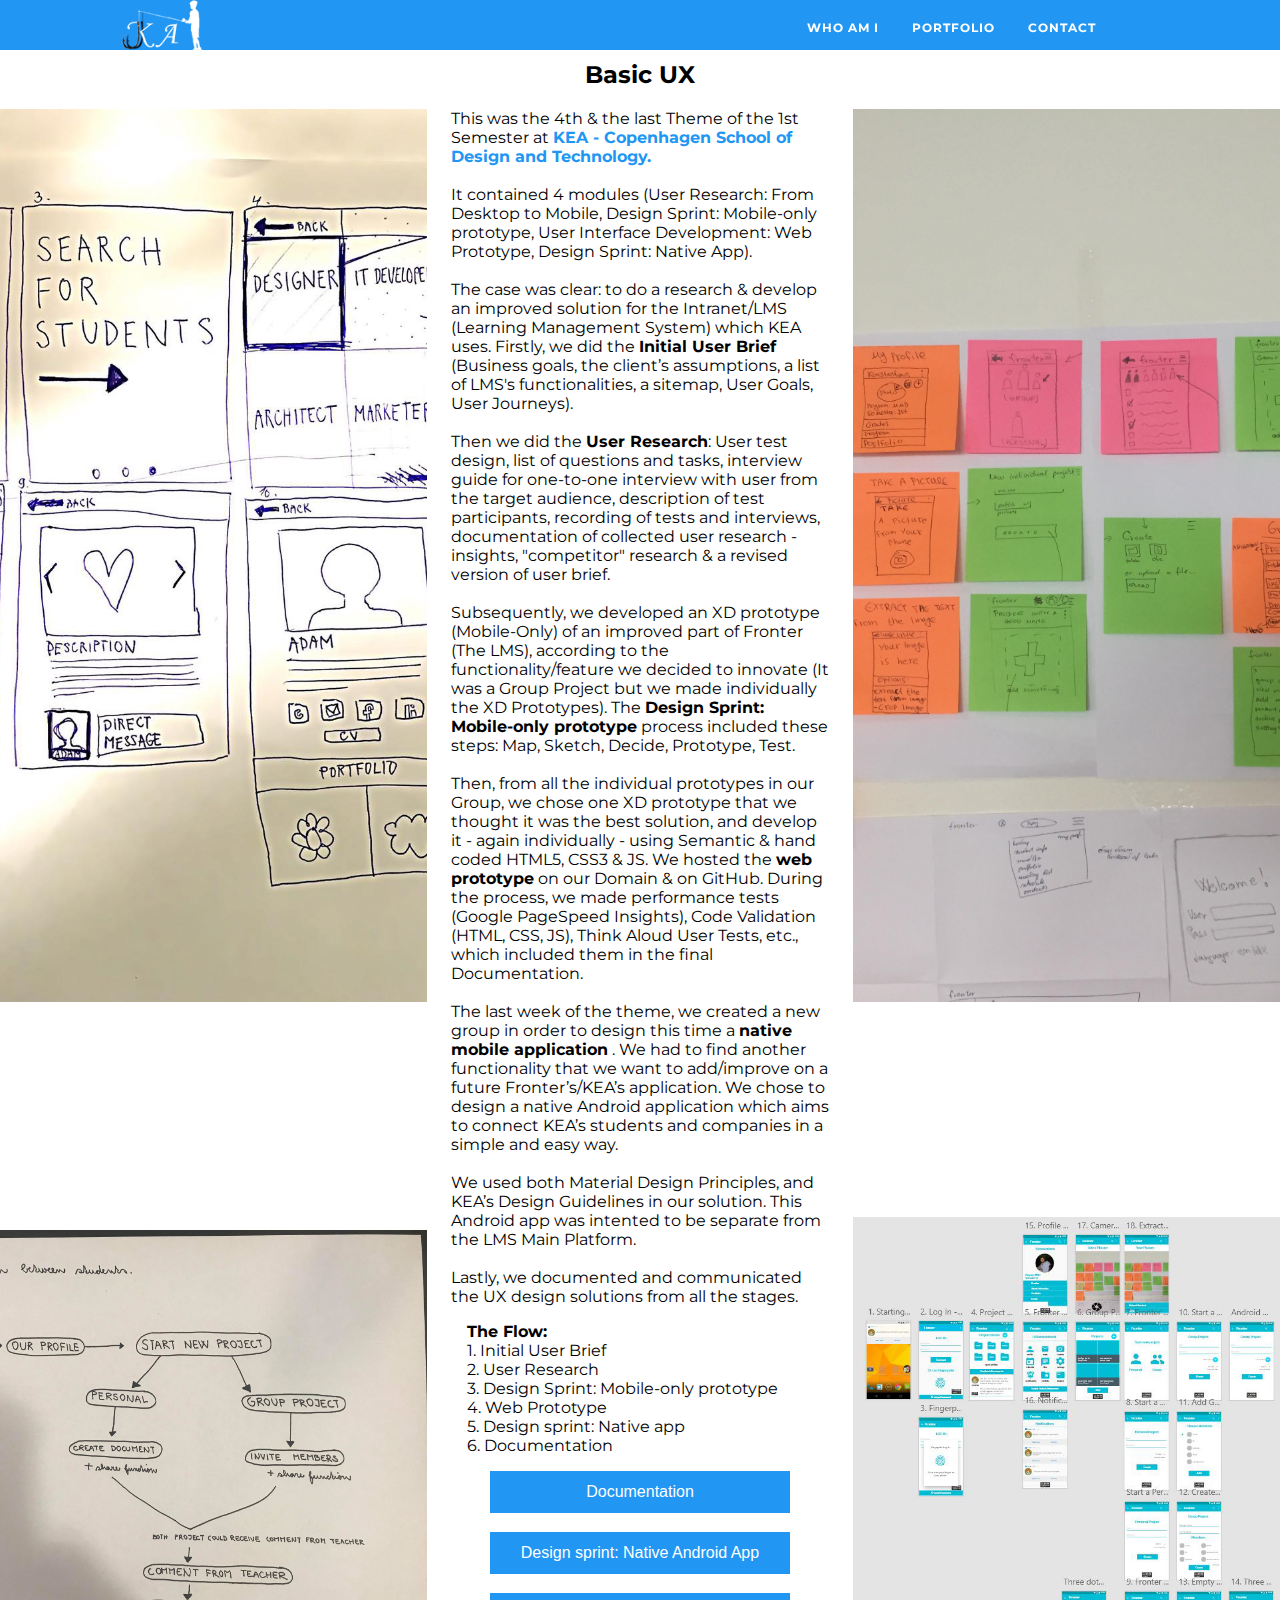
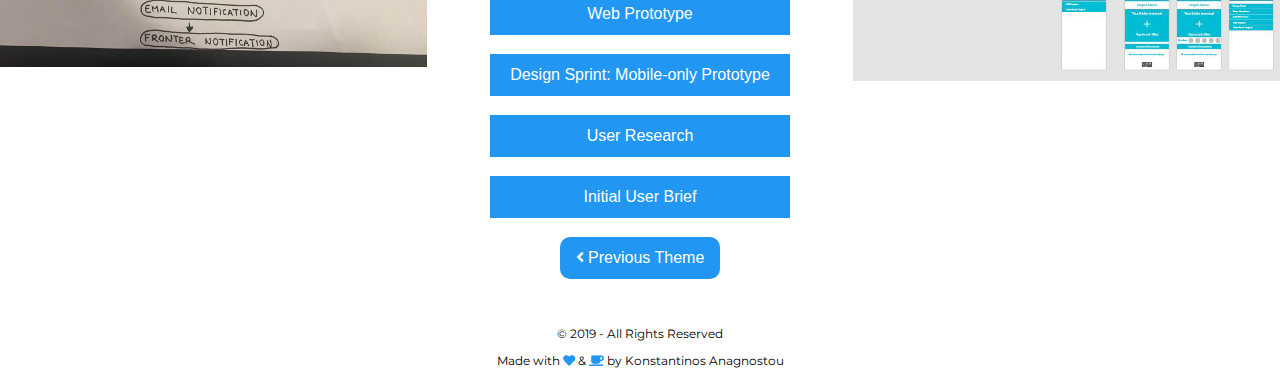
<file: basic_ux.html>
<!DOCTYPE html>
<html lang="en">
<!-- The Head of the Basic UX Page with Meta Tags & Title -->

<head>
    <meta charset="utf-8">
    <meta name="viewport" content="width=device-width, initial-scale=1.0">
    <title>Basic UX Page - Konstantinos Anagnostou - Student of Multimedia Design & Communication KEA (Copenhagen)</title>
    <meta name="description" content="This is the Personal Website of Konstantinos Anagnostou (Multimedia Designer & Web-Android Developer) from Greece.">
    <meta name="title" content="Personal Website of Konstantinos Anagnostou">
    <link href="css/portfolio.css" rel="stylesheet">
    <link rel="icon" type="image/png" href="images/favicon.png" sizes="32x32">
    <!-- Montserrat Google Web Fonts -->
    <link href="https://fonts.googleapis.com/css?family=Montserrat" rel="stylesheet">
    <!-- Font Awesome Icons -->
    <link rel="stylesheet" href="https://use.fontawesome.com/releases/v5.6.3/css/all.css">

</head>

<!-- The body of the Basic User Experience Page -->

<body>
    <!-- The Main Grid CSS Layout for the Basic UX Page -->
    <div id="theme-grid">

        <!-- The header area -->
        <header id="header">

            <!-- The Navigation Bar / Menu -->
            <nav id="navbar" class="navbarbox">
                <!-- Logo with a link to the Home Page -->
                <a href="index.html"><img src="images/logo-ka.png" id="logo" class="centered" alt="The logo of Konstantinos Anagnostou Website"></a>

                <div class="nav-wrapper">
                    <!-- Navbar Links -->
                    <ul>
                        <li><a href="profile.html">Who am I</a></li>
                        <li><a href="portfolio.html">Portfolio</a></li>
                        <li><a href="contact.html">Contact</a></li>
                    </ul>
                </div>
            </nav>
        </header>

        <!-- Menu Icon -->
        <div class="menuIcon">
            <span class="icon icon-bars"></span>
            <span class="icon icon-bars overlay"></span>
        </div>

        <!-- Overlay Menu -->
        <div class="overlay-menu">
            <ul>
                <li><a href="profile.html">Who am I</a></li>
                <li><a href="portfolio.html">Portfolio</a></li>
                <li><a href="contact.html">Contact</a></li>
            </ul>
        </div>

        <!-- The Main Content of the Basic UX Page -->
        <main id="ux-main">

            <!-- Main Title -->
            <h1 id="theme-title">Basic UX</h1>

            <!-- Basic UX Image 1-->
            <section id="ux-image-1">

            </section>

            <!-- Basic UX Image 2 -->
            <section id="ux-image-2">

            </section>

            <!-- Basic UX - Theme Description -->
            <section id="theme-description">
                <p class="description">This was the 4th & the last Theme of the 1st Semester at <a href="https://kea.dk/" target="_blank">KEA
                        - Copenhagen School of Design and Technology.</a><br><br>
                    It contained 4 modules (User Research: From Desktop to Mobile, Design Sprint: Mobile-only prototype, 
                    User Interface Development: Web Prototype, Design Sprint: Native App).<br><br>

                    The case was clear: to do a research & develop an improved solution for the Intranet/LMS (Learning Management System) which KEA uses. 
                    Firstly, we did the <b>Initial User Brief</b> (Business goals, the client’s assumptions, a list of LMS's functionalities, a sitemap, 
                    User Goals, User Journeys).<br><br>
                    Then we did the <b>User Research</b>: User test design, list of questions and tasks, interview guide for one-to-one interview 
                    with user from the target audience, description of test participants, recording of tests and interviews, 
                    documentation of collected user research - insights, "competitor" research & a revised version of user brief.<br><br>

                    Subsequently, we developed an XD prototype (Mobile-Only) of an improved part of Fronter (The LMS), 
                    according to the functionality/feature we decided to innovate (It was a Group Project but we made individually the XD Prototypes). 
                    The <b>Design Sprint: Mobile-only prototype</b> process included these steps: Map, Sketch, Decide, Prototype, Test.<br><br>

                    Then, from all the individual prototypes in our Group, we chose one XD prototype that we thought it was the best solution, 
                    and develop it - again individually - using Semantic & hand coded HTML5, CSS3 & JS. We hosted the <b>web prototype</b> on our Domain & on GitHub. 
                    During the process, we made performance tests (Google PageSpeed Insights), Code Validation (HTML, CSS, JS), Think Aloud User Tests, etc., which 
                    included them in the final Documentation.<br><br>

                    The last week of the theme, we created a new group in order to design this time a <b>native mobile application</b> . We had to find another functionality that we want
                    to add/improve on a future Fronter’s/KEA’s application. We chose to design a native Android application which aims 
                    to connect KEA’s students and companies in a simple and easy way. <br><br>
                    We used both Material Design Principles, and KEA’s Design Guidelines in our solution. This Android app was intented to be separate from the LMS Main Platform.
                    <br><br>
                    Lastly, we documented and communicated the UX design solutions from all the stages.</p>
                    <ul id="flow">
                        <li><strong>The Flow:</strong></li>
                        <li>1. Initial User Brief</li>
                        <li>2. User Research</li>
                        <li>3. Design Sprint: Mobile-only prototype </li>
                        <li>4. Web Prototype</li>
                        <li>5. Design sprint: Native app</li>
                        <li>6. Documentation</li>
                    </ul>
               
               

                <!-- The Button's / Links Using JavaScript and the onclick() function/method -->
                <p class="buttons-container">
                    <button onclick="window.open('https://drive.google.com/file/d/1g6K0p4ICisYshDx8gD9qjZsRTOcBJw_f/view?usp=sharing', '_blank');">Documentation</button><br><br>
                    <button onclick="window.open('https://xd.adobe.com/view/db99b92a-b032-4e10-6184-1f05c396f568-ada8/', '_blank');">Design sprint: Native Android App</button><br><br>
                    <button onclick="window.open('http://konstantinos-anagnostou.com/web_prototype/login.html', '_blank');">Web Prototype</button><br><br>
                    <button onclick="window.open('https://xd.adobe.com/view/afff6179-9948-4955-5f5e-264b6172494d-d9ce/', '_blank');">Design Sprint: Mobile-only Prototype</button><br><br>
                    <button onclick="window.open('https://drive.google.com/file/d/1szNhpWBzClWeWqUSJG7H10hdkusxx6pD/view?usp=sharing', '_blank');">User Research</button><br><br>
                    <button onclick="window.open('https://drive.google.com/file/d/1vu5JXSg6dH89CGb9zbibxHqM_0MJn1C9/view?usp=sharing', '_blank');">Initial User Brief</button><br><br>
                    
                    <!-- The Previous Button -->
                    <button id="prev" onclick="window.open('http://konstantinos-anagnostou.com/portfolio/kea/basic_animation.html', '_self');"> <i class="fas fa-angle-left"></i> Previous Theme
                    </button>
                </p>
            </section>

            <!-- Basic UX Image 3 -->
            <section id="ux-image-3">

            </section>

            <!-- Basic UX Image 4 -->
            <section id="ux-image-4">

            </section>


        </main>

        <!-- The Footer of the Website -->
        <footer id="footer">
            <br>
            <p class="copyright">&copy; 2019 - All Rights Reserved</p>
            <p class="copyright">Made with <i class="fas fa-heart"></i> & <i class="fas fa-coffee"></i> by Konstantinos
                Anagnostou<br></p>
        </footer>
    </div>

    <!-- The JS for the menu -->
    <script src="js/menu.js"></script>

</body>

</html>
</file>
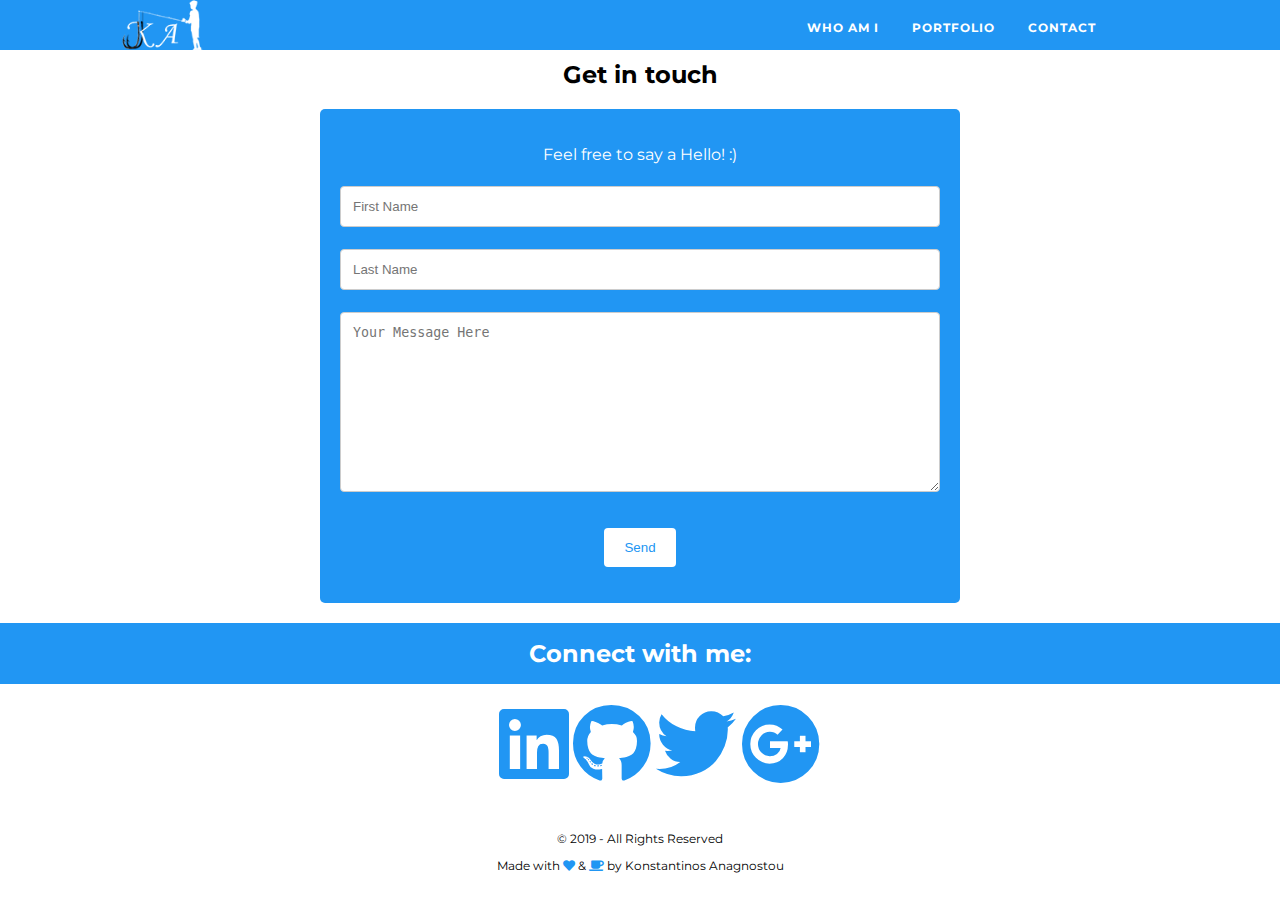
<file: contact.html>
<!DOCTYPE html>
<html lang="en">
<!-- The Head of the Profile (About Me) Page with Meta Tags & Title -->

<head>
    <meta charset="utf-8">
    <meta name="viewport" content="width=device-width, initial-scale=1.0">
    <title>Who am I Page - Konstantinos Anagnostou - Student of Multimedia Design & Communication KEA (Copenhagen)</title>
    <meta name="description" content="This is the Personal Website of Konstantinos Anagnostou (Multimedia Designer & Web-Android Developer) from Greece.">
    <meta name="title" content="Personal Website of Konstantinos Anagnostou">
    <link href="css/portfolio.css" rel="stylesheet">
    <link rel="icon" type="image/png" href="images/favicon.png" sizes="32x32">
    <!-- Montserrat Google Web Fonts -->
    <link href="https://fonts.googleapis.com/css?family=Montserrat" rel="stylesheet">
    <!-- Font Awesome Icons -->
    <link rel="stylesheet" href="https://use.fontawesome.com/releases/v5.6.3/css/all.css">

</head>

<!-- The body of the Profile (About Me) Page -->

<body>
   

        <!-- The header area -->
        <header id="header">

            <!-- The Navigation Bar / Menu -->
            <nav id="navbar" class="navbarbox">
                <!-- Logo with a link to the Home Page -->
                <a href="index.html"><img src="images/logo-ka.png" id="logo" class="centered" alt="The logo of Konstantinos Anagnostou Website"></a>

                <div class="nav-wrapper">
                    <!-- Navbar Links -->
                    <ul>
                        <li><a href="profile.html">Who am I</a></li>
                        <li><a href="portfolio.html">Portfolio</a></li>
                        <li><a href="contact.html">Contact</a></li>
                    </ul>
                </div>
            </nav>
        </header>

        <!-- Menu Icon -->
        <div class="menuIcon">
            <span class="icon icon-bars"></span>
            <span class="icon icon-bars overlay"></span>
        </div>

        <!-- Overlay Menu -->
        <div class="overlay-menu">
            <ul>
                <li><a href="profile.html">Who am I</a></li>
                <li><a href="portfolio.html">Portfolio</a></li>
                <li><a href="contact.html">Contact</a></li>
            </ul>
        </div>

        <!-- The Main Content of the Profile Page -->
        <main>

            <!-- Main Title -->
            <h1 id="theme-title">Get in touch</h1>   
            
            
            <!-- The Contact Form Section -->
            <section class="container">
                    <form action="/action_page.php">
                        <p>Feel free to say a Hello! :)</p>
                      <input type="text" id="fname" name="firstname" placeholder="First Name">                  
                
                      <input type="text" id="lname" name="lastname" placeholder="Last Name">

                      <textarea id="subject" name="subject" placeholder="Your Message Here"></textarea>
                  
                     <p><input type="submit" value="Send"></p>
                    </form>
                </section>


                  <h2 class="profile-title">Connect with me:</h2>

                  <ul id="so-me" >
                          <li><a href="https://www.linkedin.com/in/konstantinos-anagnostou-549847131/" target="_blank"><i class="fab fa-linkedin fa-5x"></i></a></li>
                          <li><a href="https://github.com/KostasAnagnostou" target="_blank"><i class="fab fa-github fa-5x"></i> </a></li>
                          <li><a href="https://twitter.com/k_anagnostoy" target="_blank"><i class="fab fa-twitter fa-5x"></i> </a></li>
                          <li><a href="https://plus.google.com/100607781808823768436" target="_blank"><i class="fab fa-google-plus fa-5x"></i></a></li>                       
      </ul>           

        </main>

        <!-- The Footer of the Website -->
        <footer id="footer">
            <br>
            <p class="copyright">&copy; 2019 - All Rights Reserved</p>
            <p class="copyright">Made with <i class="fas fa-heart"></i> & <i class="fas fa-coffee"></i> by Konstantinos
                Anagnostou<br><br></p>
        </footer>
  

    <!-- The JS for the menu -->
    <script src="js/menu.js"></script>

</body>

</html>
</file>
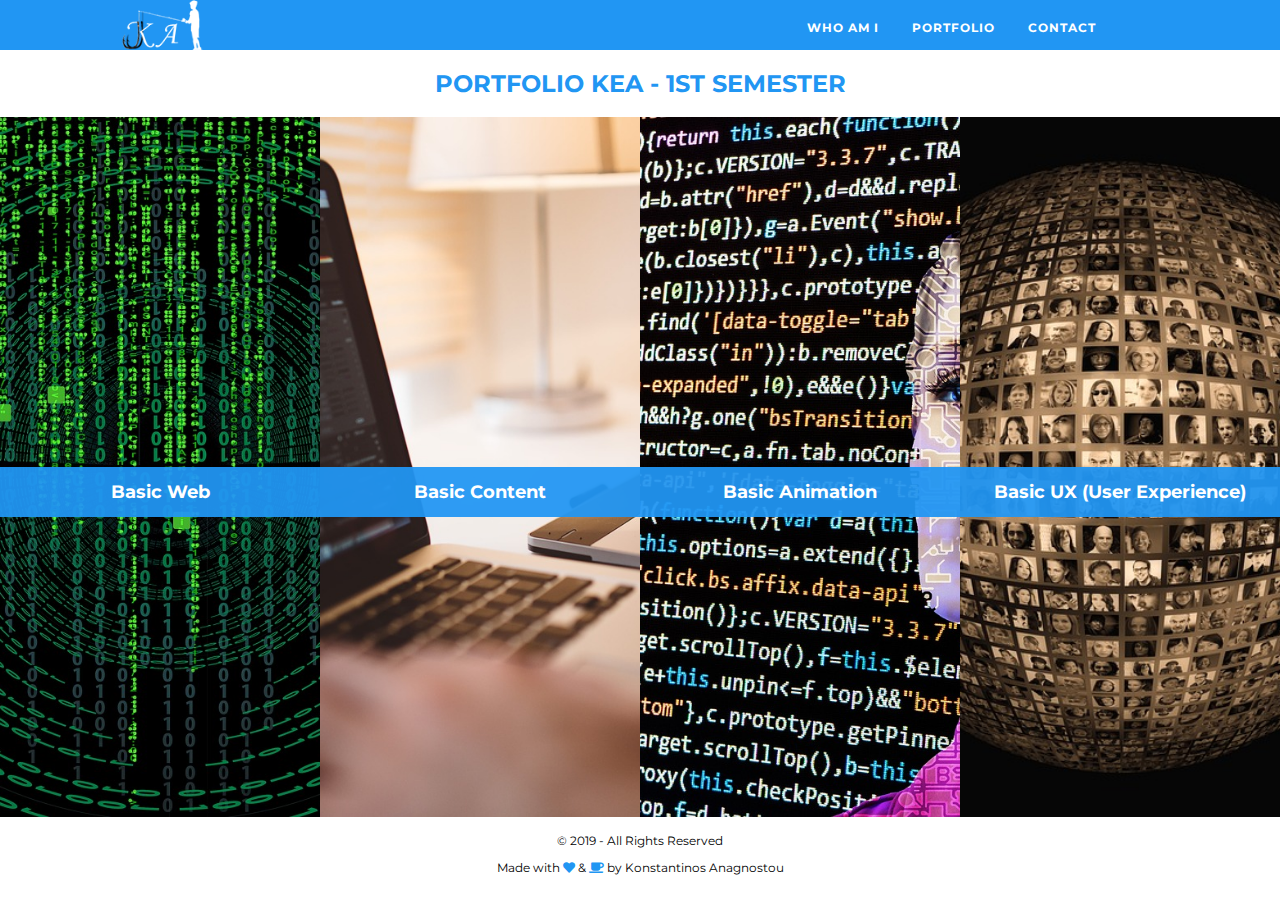
<file: portfolio.html>
<!DOCTYPE html>
<html lang="en">
<!-- The Head of the Home Page with Meta Tags & Title -->

<head>
    <meta charset="utf-8">
    <meta name="viewport" content="width=device-width, initial-scale=1.0">
    <title>Portfolio - Konstantinos Anagnostou - Student of Multimedia Design & Communication KEA (Copenhagen)</title>
    <meta name="description" content="This is the Personal Website of Konstantinos Anagnostou (Multimedia Designer & Web-Android Developer) from Greece.">
    <meta name="title" content="Personal Website of Konstantinos Anagnostou">
    <link href="css/portfolio.css" rel="stylesheet">
    <link rel="icon" type="image/png" href="images/favicon.png" sizes="32x32">
    <!-- Montserrat Google Web Fonts -->
    <link href="https://fonts.googleapis.com/css?family=Montserrat" rel="stylesheet">
    <!-- Font Awesome Icons -->
    <link rel="stylesheet" href="https://use.fontawesome.com/releases/v5.6.3/css/all.css">
    
</head>

<!-- The body of the Home Page -->

<body>
    <!-- The Main Grid CSS Layout for the Home Page (home-grid) -->
    <div id="portfolio-grid">

        <!-- The header area -->
        <header id="header">

            <!-- The Navigation Bar / Menu -->
            <nav id="navbar" class="navbarbox">
                <!-- Logo with a link to the Home Page -->
                <a href="index.html"><img src="images/logo-ka.png" id="logo" class="centered" alt="The logo of Konstantinos Anagnostou Website"></a>

                <div class="nav-wrapper">
                    <!-- Navbar Links -->
                    <ul>
                        <li><a href="profile.html">Who am I</a></li>
                        <li><a href="portfolio.html">Portfolio</a></li>
                        <li><a href="contact.html">Contact</a></li>
                    </ul>
                </div>
            </nav>
        </header>

        <!-- Menu Icon -->
        <div class="menuIcon">
            <span class="icon icon-bars"></span>
            <span class="icon icon-bars overlay"></span>
        </div>
        
        <!-- Overlay Menu -->
        <div class="overlay-menu">            
            <ul>
                <li><a href="profile.html">Who am I</a></li>
                <li><a href="portfolio.html">Portfolio</a></li>
                <li><a href="contact.html">Contact</a></li>
            </ul>
        </div>

        <!-- The Main Content of the Portfolio Page -->
        <main id="portfolio-main">

            <!-- Portfolio Main Title -->
            <h1 id="portfolio-title">Portfolio KEA - 1st Semester</h1>

         <!-- Section Basic Web -->
         <section id="basic-web"> 
             <!-- The Theme Title -->
            <h2>Basic Web</h2>
         </section>

         <!-- Section Basic Content -->
         <section id="basic-content">
              <!-- The Theme Title -->
                <h2>Basic Content</h2>
         </section>

         <!-- Section Basic Animation -->
         <section id="basic-animation">
              <!-- The Theme Title -->
                <h2>Basic Animation</h2>
         </section>

         <!-- Section Basic UX -->
         <section id="basic-ux">
              <!-- The Theme Title -->
                <h2>Basic UX (User Experience)</h2>        
         </section>

        </main>

        <!-- The Footer of the Website -->
        <footer id="footer">
            <p class="copyright">&copy; 2019 - All Rights Reserved</p>
            <p class="copyright">Made with <i class="fas fa-heart"></i> & <i class="fas fa-coffee"></i> by Konstantinos Anagnostou<br></p>
        </footer>
    </div>

    <!-- The JS for the menu -->
    <script src="js/menu.js"></script>

    <!-- The links in the Section with JavaScript -->
    <script>
        // The variables
        var web;
        var content;
        var animation;
        var ux;

        // The Views 
        web = document.getElementById('basic-web');
        content = document.getElementById('basic-content');
        animation = document.getElementById('basic-animation');
        ux = document.getElementById('basic-ux');

        // The Links when you click
        web.addEventListener("click", function() {
            location.href = 'http://konstantinos-anagnostou.com/portfolio/kea/basic_web.html';
        });

        content.addEventListener("click", function() {
            location.href = 'http://konstantinos-anagnostou.com/portfolio/kea/basic_content.html';
        });

        animation.addEventListener("click", function() {
            location.href = 'http://konstantinos-anagnostou.com/portfolio/kea/basic_animation.html';
        });

        ux.addEventListener("click", function() {
            location.href = 'http://konstantinos-anagnostou.com/portfolio/kea/basic_ux.html';
        });
    
    </script>    
       
</body>

</html>
</file>
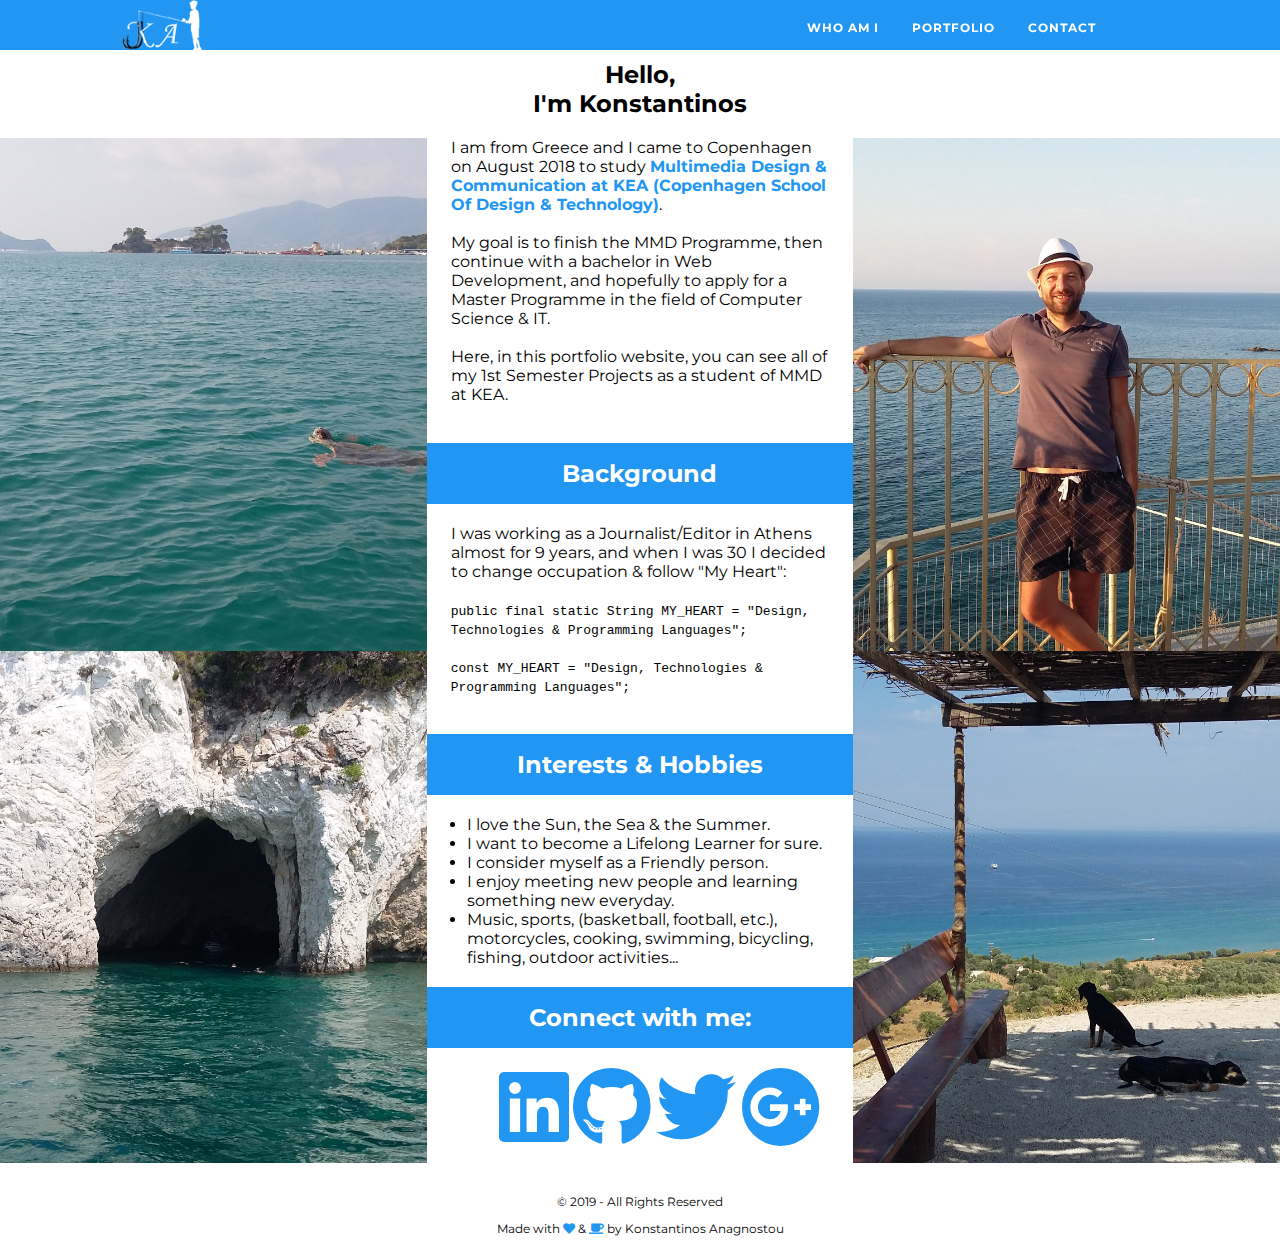
<file: profile.html>
<!DOCTYPE html>
<html lang="en">
<!-- The Head of the Profile (About Me) Page with Meta Tags & Title -->

<head>
    <meta charset="utf-8">
    <meta name="viewport" content="width=device-width, initial-scale=1.0">
    <title>Who am I Page - Konstantinos Anagnostou - Student of Multimedia Design & Communication KEA (Copenhagen)</title>
    <meta name="description" content="This is the Personal Website of Konstantinos Anagnostou (Multimedia Designer & Web-Android Developer) from Greece.">
    <meta name="title" content="Personal Website of Konstantinos Anagnostou">
    <link href="css/portfolio.css" rel="stylesheet">
    <link rel="icon" type="image/png" href="images/favicon.png" sizes="32x32">
    <!-- Montserrat Google Web Fonts -->
    <link href="https://fonts.googleapis.com/css?family=Montserrat" rel="stylesheet">
    <!-- Font Awesome Icons -->
    <link rel="stylesheet" href="https://use.fontawesome.com/releases/v5.6.3/css/all.css">

</head>

<!-- The body of the Profile (About Me) Page -->

<body>
    <!-- The Main Grid CSS Layout for the Profile Page -->
    <div id="theme-grid">

        <!-- The header area -->
        <header id="header">

            <!-- The Navigation Bar / Menu -->
            <nav id="navbar" class="navbarbox">
                <!-- Logo with a link to the Home Page -->
                <a href="index.html"><img src="images/logo-ka.png" id="logo" class="centered" alt="The logo of Konstantinos Anagnostou Website"></a>

                <div class="nav-wrapper">
                    <!-- Navbar Links -->
                    <ul>
                        <li><a href="profile.html">Who am I</a></li>
                        <li><a href="portfolio.html">Portfolio</a></li>
                        <li><a href="contact.html">Contact</a></li>
                    </ul>
                </div>
            </nav>
        </header>

        <!-- Menu Icon -->
        <div class="menuIcon">
            <span class="icon icon-bars"></span>
            <span class="icon icon-bars overlay"></span>
        </div>

        <!-- Overlay Menu -->
        <div class="overlay-menu">
            <ul>
                <li><a href="profile.html">Who am I</a></li>
                <li><a href="portfolio.html">Portfolio</a></li>
                <li><a href="contact.html">Contact</a></li>
            </ul>
        </div>

        <!-- The Main Content of the Profile Page -->
        <main id="profile-main">

            <!-- Main Title -->
            <h1 id="theme-title">Hello, <br>
                I'm Konstantinos</h1>

            <!-- Profile Image 1-->
            <section id="profile-image-1">

            </section>

            <!-- Profile Image 2 -->
            <section id="profile-image-2">

            </section>

            <!-- Profile - About Me Intro -->
            <section id="theme-description">
                <p class="description">
                    I am from Greece and I came to Copenhagen on August 2018 to study
                    <a href="https://kea.dk/uddannelser/erhvervsakademi/multimediedesigner">Multimedia Design &
                        Communication at KEA
                        (Copenhagen School Of Design & Technology)</a>.
                    <br><br>

                    My goal is to finish the MMD Programme, then continue with a bachelor in Web Development,
                    and hopefully to apply for a Master Programme in the field of Computer Science & IT. <br><br>

                    Here, in this portfolio website, you can see all of my 1st Semester Projects as a student of MMD at
                    KEA. <br><br></p>

                <h2 class="profile-title">Background</h2>

                <p class="description">
                    I was working as a Journalist/Editor in Athens almost for 9 years, and when I was 30 I decided to
                    change occupation
                    & follow "My Heart":
                    <br><br>
                    <code>public final static String MY_HEART = "Design, Technologies & Programming Languages"; </code><br>
                    <br>
                    <code>const MY_HEART = "Design, Technologies & Programming Languages";  </code> <br><br> </p>
                <h2 class="profile-title">Interests & Hobbies</h2>
                <ul>
                    <li>I love the Sun, the Sea & the Summer.</li>
                    <li> I want to become a Lifelong Learner for sure.</li>
                    <li>I consider myself as a Friendly person.</li>
                    <li>I enjoy meeting new people and learning something new everyday.</li>
                    <li>Music, sports, (basketball, football, etc.), motorcycles, cooking, swimming, bicycling, fishing, outdoor
                        activities...</li>
                </ul>

                <h2 class="profile-title">Connect with me:</h2>

                <ul id="so-me" >
                        <li><a href="https://www.linkedin.com/in/konstantinos-anagnostou-549847131/" target="_blank"><i class="fab fa-linkedin fa-5x"></i></a></li>
                        <li><a href="https://github.com/KostasAnagnostou" target="_blank"><i class="fab fa-github fa-5x"></i> </a></li>
                        <li><a href="https://twitter.com/k_anagnostoy" target="_blank"><i class="fab fa-twitter fa-5x"></i> </a></li>
                        <li><a href="https://plus.google.com/100607781808823768436" target="_blank"><i class="fab fa-google-plus fa-5x"></i></a></li>                       
    </ul>
                 

                             
            </section>

            <!-- Profile Image 3 -->
            <section id="profile-image-3">

            </section>

            <!-- Profile Image 4 -->
            <section id="profile-image-4">

            </section>

        </main>

        <!-- The Footer of the Website -->
        <footer id="footer">
            <br>
            <p class="copyright">&copy; 2019 - All Rights Reserved</p>
            <p class="copyright">Made with <i class="fas fa-heart"></i> & <i class="fas fa-coffee"></i> by Konstantinos
                Anagnostou<br></p>
        </footer>
    </div>

    <!-- The JS for the menu -->
    <script src="js/menu.js"></script>

</body>

</html>
</file>
<file: css/portfolio.css>
html, body {
  margin:0px;
  padding:0px;
  background-color: #fff;
  height:100%;
  font-family: 'Montserrat', sans-serif;

}
* {box-sizing: border-box}


/* Style for the Hamburger & the Navigation Bar */

/*============ Navbar ============*/
#navbar {
position: fixed;
top: 0;
height: 50px;
line-height: 1px;
width: 100vw;
z-index: 10;
font-weight:bold;
background-color:#2196F3;
}
.nav-wrapper {
text-align: right;
width: 100%;
padding-right: 120px; 
position: fixed;  
float:right;
z-index:-1;
} 

#navbar ul {  
padding-top: 10px;
padding-right: 50px;
display: inline-block;  
list-style: none;
text-align: center;
transition: transform 0.5s ease-out;
} @media(max-width: 1000px) {
  #navbar ul {
    display: none;
  }
} 

#navbar li {
display: inline-block;
}

#navbar li a {
color: #fff;  
display: block;
font-size: 12px;
letter-spacing: 1px;
margin: 0 10px;
padding: 0 4px;
position: relative;
text-decoration: none;
text-transform: uppercase;
transition: all 0.5s ease;
}

#navbar li a:hover {
color: #FFFF00;
transition: all 1s ease;}

/* Animated Bottom Line */
#navbar li a:before, #navbar li a:after {
content: '';
position: absolute;
width: 0%;
height: 1px;
bottom: -12px;
background: #FFFF00;
}

#navbar li a:before {
left: 0;
transition: 0.5s;}

#navbar li a:after {
background: #FFFF00; 
right: 0;
}

#navbar li a:hover:before {
background: #FFFF00;
width: 100%;
transition: width 0.5s cubic-bezier(0.22,0.61,0.36,1);}

#navbar li a:hover:after {
background: transparent;
width: 100%;
}


/*======= Responsive Mobile Menu========*/
.overlay-menu {
background: rgba(33, 150, 243, 0.98);
color: #fff;
justify-content: center;
position: fixed;
top: 0;
padding-left: 40%;
padding-top: 30%;
transform: translateX(-100%);
width: 100%;
height: 100%;
transition: transform 0.2s ease-out;
z-index: 3;}

.overlay-menu ul, .overlay-menu li {
display: block;
position: relative;
  width: auto;}

.overlay-menu li a {
display: block;
font-size: 18px; 
padding: 10px 0; 
text-align: left; 
text-transform: uppercase;
transition: color 0.3s ease;
text-decoration: none;
color: #fff;
}

/* Animated Bottom Line */
.overlay-menu li a:before, .overlay-menu li a:after {
content: '';
position: absolute;
width: 0%;
height: 1px;
bottom: -1px;
background: #2196F3;
}

.overlay-menu li a:before {
left: 0;
transition: 0.5s;}

.overlay-menu li a:after {
background: white;
right: 0;
/* transition: width 0.8s cubic-bezier(0.22, 0.61, 0.36, 1); */}

.overlay-menu li a:hover:before {
background: #FFFF00;
width: 70%;
transition: width 0.5s cubic-bezier(0.22, 0.61,0.36, 1);}

.overlay-menu li a:hover:after {
background: transparent;
width: 100%;
/* transition: 0s; */}

/* The style for the Logo */
#logo {
    padding-left: 120px;
    height:50px; 
    float:left;
}

/* This is the Grid the home Page */
#home-grid {
  display:grid;
  grid-template-columns: 1fr;
  grid-template-areas: 
  "header-area"
  "main-index"
  "footer-area";
}

/* The Main Area of the Grid & the sub-areas*/
#main-index {
grid-area:main-index;
 height:100%;
}

/* This is the Grid the Portfolio Page */
#portfolio-grid {
height:100%;
display:grid;
grid-template-columns: 1fr;
grid-template-areas: 
"header-area"
"main-area"
"footer-area";
}

/* The Header Area of the Grid */
#header {
grid-area: header-area;
}

header ul {
float:right;
display: inline-flex;
list-style: none;
padding-right:60px;
}

header ul i {
float:right;
padding:8px;
color:#2196F3;
}

/* The Main Area of the Grid & the sub-areas*/
#portfolio-main {
/* padding-top:90px; */
height:100%;
grid-area:main-area;
display:grid;
grid-template-columns: 1fr 1fr 1fr 1fr;
grid-template-areas: 
    "title-area title-area title-area title-area"
    "web-area content-area animation-area ux-area";
}
#portfolio-main section {
  height:700px;
  cursor:pointer;
}
#portfolio-main section:hover {
  border: solid 1px #fff;
  opacity: 0.9;
}
#portfolio-main section h2{
  margin-top: 350px;
  text-align:center;
  background-color:rgba(33,150,243, 0.94);
  padding-top:14px;
  padding-bottom:14px;
  color:#fff;
  font-size:18px;
}
#portfolio-title {
    grid-area:title-area;
    padding-top:46px;
    text-align:center;
    font-size:24px;
    text-transform: uppercase;
    color:#2196F3;
}

#basic-web {
grid-area:web-area;
background-image: url('../images/web.jpg');
background-position: center;
background-size:cover;

}
#basic-content{
grid-area:content-area;
background-image: url('../images/content.jpg');
background-position: center;
background-size:cover;
}
#basic-animation{
grid-area:animation-area;
background-image: url('../images/animation.jpg');
background-position: center;
background-size:cover;
}
#basic-ux{
grid-area:ux-area;
background-image: url('../images/ux.jpg');
background-position: center;
background-size:cover;
}

/* The Theme Grid & grid-layouts for Basic: Web, Content, Animation, UX & About Me Pages */
#theme-grid {
  height:100%;
  display:grid;
  grid-template-columns: 1fr;
  grid-template-areas: 
        "header-area"
        "theme-area"       
        "footer-area";
}
#web-main,
#content-main,
#animation-main,
#ux-main,
#profile-main {
  grid-area: theme-area;
  display: grid;
  grid-template-columns: 1fr 1fr 1fr;
  grid-template-areas: 
      "theme-title-area theme-title-area theme-title-area"
      "image-area-1 description-area image-area-3"
      "image-area-2 description-area image-area-4";
}
/* The Basic Web Sections */
#web-image-1 {
  grid-area: image-area-1;  
  background-image: url('../images/web-main.jpg');
  background-position: top;
  background-size: cover; 
  background-repeat: no-repeat; 
}
#web-image-2 {
  grid-area: image-area-2;  
  background-image: url('../images/moodboard.jpg');
  background-position: top;
  background-size: cover; 
  background-repeat: no-repeat; 
}
#web-image-3 {
  grid-area: image-area-3;  
  background-image: url('../images/style-tile.jpg');
  background-position: top;
  background-size: cover; 
  background-repeat: no-repeat; 
}
#web-image-4 {
  grid-area: image-area-4;  
  background-image: url('../images/logo.jpg');
  background-position: top;
  background-size: cover; 
  background-repeat: no-repeat; 
}
/* The Basic Content Sections */
#content-image-1 {
  grid-area: image-area-1;  
  background-image: url('../images/green-routes.jpg');
  background-position: top;
  background-size: cover; 
  background-repeat: no-repeat; 
}
#content-image-2 {
  grid-area: image-area-2;  
  background-image: url('../images/storyboard.jpg');
  background-position: top;
  background-size: cover; 
  background-repeat: no-repeat; 
}
#content-image-3 {
  grid-area: image-area-3;  
  background-image: url('../images/cycling-guide.jpg');
  background-position: top;
  background-size: cover; 
  background-repeat: no-repeat;   
}
#content-image-4 {
    grid-area: image-area-4;  
    background-image: url('../images/prototype.jpg');
    background-position: top;
    background-size: cover; 
    background-repeat: no-repeat; 
}
/* The Basic Animation Sections */
#animation-image-1 {
  grid-area: image-area-1;  
  background-image: url('../images/pinnochio.jpg');
  background-position: center;
  background-size: cover; 
  background-repeat: no-repeat; 
}
#animation-image-2 {
  grid-area: image-area-2;  
  background-image: url('../images/pinocchio-asset.jpg');
  background-position: bottom;
  background-size: cover; 
  background-repeat: no-repeat; 
}
#animation-image-3 {
  grid-area: image-area-3;  
  background-image: url('../images/simple-anim.jpg');
  background-position: bottom;
  background-size: cover; 
  background-repeat: no-repeat;
}
#animation-image-4 {
    grid-area: image-area-4;  
    background-image: url('../images/storytelling.jpg');
    background-position: top;
    background-size: cover; 
    background-repeat: no-repeat;
}
/* The Basic UX Sections */
#ux-image-1 {
  grid-area: image-area-1;  
  background-image: url('../images/ux-prototype.jpg');
  background-position: top;
  background-size: cover; 
  background-repeat: no-repeat; 
}
#ux-image-2 {
  grid-area: image-area-2;  
  background-image: url('../images/ux-map.jpg');
  background-position: center;
  background-size: contain; 
  background-repeat: no-repeat; 
}
#ux-image-3 {
  grid-area: image-area-3;  
  background-image: url('../images/ux-prototype-xd.jpg');
  background-position: center;
  background-size: cover; 
  background-repeat: no-repeat;   
}
#ux-image-4 {
    grid-area: image-area-4;  
    background-image: url('../images/ux-xd-prototype.jpg');
    background-position: center;
    background-size: contain; 
    background-repeat: no-repeat; 
}
/* The Who Am I Sections */
#profile-image-1 {
  grid-area: image-area-1;  
  background-image: url('../images/zakinthos.jpg');
  background-position: center;
  background-size: cover; 
  background-repeat: no-repeat; 
  background-color:#2196F3;
}
#profile-image-2 {
  grid-area: image-area-2;  
  background-image: url('../images/cave-zante.jpg');
  background-position: center;
  background-size: cover; 
  background-repeat: no-repeat; 
  background-color:#2196F3;
}
#profile-image-3 {
  grid-area: image-area-3;  
  background-image: url('../images/zante.jpg');
  background-position: center;
  background-size: cover; 
  background-repeat: no-repeat;   
  background-color:#2196F3;
}
#profile-image-4 {
    grid-area: image-area-4;  
    background-image: url('../images/doggos-zante.jpg');
    background-position: center;
    background-size: cover; 
    background-repeat: no-repeat; 
    background-color:#2196F3;
}
.profile-title {
  text-align:center;
  background-color:#2196F3;
  color:#fff;
  padding:16px;
}

#theme-description {
  grid-area: description-area;  
} 
/* The paragraph style inside the Themes-Pages */
.description {
  margin:0px;
  padding-left:24px;
  padding-right:24px;
}
#theme-title {
  grid-area:theme-title-area;
  text-align:center;
  margin:0px;
  font-size:24px;
  padding-top:60px;
  padding-bottom:20px;
}

/* The Grid on Footer */
#footer {
grid-area:footer-area;
text-align:center;
}

/* This is the Style for Google Maps */
#map {
height:100%;
}

/* The Style for the Text & the Icons Inside the Footer */
.copyright {
   font-size:12px;
}
.fa-heart, .fa-coffee {
  color:#2196F3;
}

a,
a:visited,
a:active {
  text-decoration: none;
  color:#2196F3;
  font-weight:bold;
}

/* The Style for the Buttons */
button {
  background-color:#2196F3;
  text-align:center;
  padding:12px;
  border:none;
  color:#fff;
  font-size:16px;
  cursor:pointer;
  width:300px;
}
button:hover,
#next:hover,
#prev:hover {
  background-color:#1976D2;
}
#next,
#prev {
  width:160px;
  background-color:#2196F3;
  color:#fff;
  border-radius: 10px;
}

/* The FLow inside the Themes-Pages */
#flow {
  list-style: none;
}

/* The Style for the Social Media */
ul#so-me {
  text-align:center;
  list-style-type:none;
}

ul#so-me li {
  display:inline;
}

ul#so-me li a:hover,
ul#so-me li a:active {
  color: #1976D2;
}

/* The Style for the Form */
input[type=text], select, textarea {
  width: 100%;
  padding: 12px;
  border: 1px solid #ccc;
  border-radius: 4px;
  box-sizing: border-box;
  margin-top: 6px;
  margin-bottom: 16px;
  resize: vertical;
}

input[type=submit] {
  background-color: white;
  color: #2196F3;
  padding: 12px 20px;
  border: none;
  border-radius: 4px;
  cursor: pointer;
}

input[type=submit]:hover {
  background-color: #1976D2;
  color:#fff;
}

textarea{
  height:180px;
}

form p {
  text-align:center;
}
.container {
  border-radius: 5px;
  padding: 20px;
  max-width:50%;
  display:block;
  margin-left:auto;
  margin-right:auto;
  background-color: #2196F3;
  color:#fff;
}

.buttons-container {
  text-align:center;
}


/* Media Queries for Responsive Web Design */
/* SmartPhones */
@media only screen and (min-width : 320px) and (max-width : 480px) {
/* The style for the Logo */
#logo { 
  height:50px; 
  float:none;
  display:block;
  margin-left:auto;
  margin-right: auto;
  padding-left: 0;
}
.menuIcon {
cursor: pointer;
display: block;
position: absolute;
right: 15px;
top: 20px;
height: 23px;
width: 27px;
z-index: 12;}

/* Icon Bars */
.icon-bars {
background: white;
position: absolute;
left: 1px;
top: 45%;
height: 2px;
width: 20px;
transition: 0.4s;} 

.icon-bars::before {
background: white;
content: '';
position: absolute;
left: 0;
top: -8px;
height: 2px;
width: 20px;
transition: 0.3s width 0.4s;
}

.icon-bars::after {
margin-top: 0px;
background: white;
content: '';
position: absolute;
left: 0;
bottom: -8px;
height: 2px;
width: 20px;
transition: 0.3s width 0.4s;
}

/* Bars Shadows */
.icon-bars.overlay {
background: #FFFF00;
width: 20px;
animation: middleBar 3s infinite 0.5s;
} @keyframes middleBar {
  0% {width: 0px}
  50% {width: 20px}
  100% {width: 0px}
} 

.icon-bars.overlay::before {
background: #FFFF00;
width: 10px;
animation: topBar 3s infinite 0.2s;
} @keyframes topBar {
  0% {width: 0px}
  50% {width: 10px}
  100% {width: 0px}
} 

.icon-bars.overlay::after {
background: #FFFF00;
width: 15px;
animation: bottomBar 3s infinite 1s;
} @keyframes bottomBar {
  0% {width: 0px}
  50% {width: 15px}
  100% {width: 0px}
} 


/* Toggle Menu Icon */

.menuIcon {position: fixed;}
.menuIcon.toggle .icon-bars {
top: 5px;
transform: translate3d(0, 5px, 0) rotate(135deg);
transition-delay: 0.1s;
transition: transform 0.4s cubic-bezier(0.68, -0.55, 0.265, 1.55);}

.menuIcon.toggle .icon-bars::before {
top: 0;
transition-delay: 0.1s;
opacity: 0;}

.menuIcon.toggle .icon-bars::after {
top: 10px;
transform: translate3d(0, -10px, 0) rotate(-270deg);
transition-delay: 0.1s;
transition: transform 0.4s cubic-bezier(0.68, -0.55, 0.265, 1.55);}

.menuIcon.toggle .icon-bars.overlay {
width: 20px;
opacity: 0;
transition: all 0s ease 0s;}

/* ============== The Grid for Tablets & SmartPhones  ==============*/

/* The Main Area of the Grid & the sub-areas*/
#portfolio-main {
  /* padding-top:90px; */
  height:100%;
  grid-area:main-area;
  display:grid;
  grid-template-columns: 1fr;
  grid-template-areas: 
      "title-area"
      "web-area"
      "content-area"
      "animation-area"
      "ux-area";
  }

  #portfolio-main section {
    height:350px;
    cursor:pointer;
  }
  #portfolio-main section:hover {
    border: solid 1px #fff;
    opacity: 0.8;
  }
  #portfolio-main section h2{
    margin-top: 150px;
    text-align:center;
    background-color:rgba(33,150,243, 0.94);
    padding-top:14px;
    padding-bottom:14px;
    color:#fff;
    font-size:14px;
  }
  /* The Web Basic Theme Area */
  #web-main,
  #content-main,
  #animation-main,
  #ux-main,
  #profile-main {
    grid-area: theme-area;
    display: grid;
    grid-template-columns: 1fr;
    grid-template-areas: 
        "theme-title-area"
        "image-area-1"
        "description-area"
        "image-area-3";
  }
  /* The Section Web Image-1 & Image-2 */
  #web-image-1 {
    height:200px;
    margin-bottom:20px; 
  }
  #web-image-3 {
   height:200px;
  }
  /* The Section Content Image-1 & Image-2*/
  #content-image-1 {
    height:200px;
    margin-bottom:20px; 
  }
  #content-image-3 {
   height:200px;
  }
  /* The Section Animation Image-1 & Image-2 */
  #animation-image-1 {
    height:200px;
    margin-bottom:20px; 
  }
  #animation-image-3 {
   height:250px;
   background-image: url('../images/storytelling-small.jpg');
   background-position:top;
  }
  /* The Section UX Image-1 & Image-2 */
  #ux-image-1 {
    height:200px;
    margin-bottom:20px; 
  }
  #ux-image-3 {
   height:200px;
   background-image: url('../images/ux-prototype-xd.jpg');
  }

  /* The Section My Profile Image-1 & Image-2 */
  #profile-image-1 {
    height:200px;
    margin-bottom:20px; 
  }
  #profile-image-3 {
   height:200px;
   background-image: url('../images/ux-prototype-xd.jpg');
  }

  /* The FLow inside the Themes-Pages */
  #flow {
    list-style: none;  
    width: 100%;
  }

  /* the Container for the Contact FORM */
  .container {
    border-radius: 5px;
    padding: 20px;
    max-width:100%;
    display:block;
    margin-left:auto;
    margin-right:auto;
    background-color: #2196F3;
    color:#fff;
  }
}

/* Media Queries for Responsive Web Design */
/* Tablets, Ipads, Small Desktops */
@media only screen and (min-width : 480px) and (max-width : 1000px) {  

  /* The style for the Logo */
  #logo { 
    height:50px; 
    float:none;
    display:block;
    margin-left:auto;
    margin-right: auto;
    padding-left: 0;
  }
  .menuIcon {
  cursor: pointer;
  display: block;
  position: absolute;
  right: 15px;
  top: 20px;
  height: 23px;
  width: 27px;
  z-index: 12;}
  
  /* Icon Bars */
  .icon-bars {
  background: white;
  position: absolute;
  left: 1px;
  top: 45%;
  height: 2px;
  width: 20px;
  transition: 0.4s;} 
  
  .icon-bars::before {
  background: white;
  content: '';
  position: absolute;
  left: 0;
  top: -8px;
  height: 2px;
  width: 20px;
  transition: 0.3s width 0.4s;
  }
  
  .icon-bars::after {
  margin-top: 0px;
  background: white;
  content: '';
  position: absolute;
  left: 0;
  bottom: -8px;
  height: 2px;
  width: 20px;
  transition: 0.3s width 0.4s;
  }
  
  /* Bars Shadows */
  .icon-bars.overlay {
  background: #FFFF00;
  width: 20px;
  animation: middleBar 3s infinite 0.5s;
  } @keyframes middleBar {
    0% {width: 0px}
    50% {width: 20px}
    100% {width: 0px}
  } 
  
  .icon-bars.overlay::before {
  background: #FFFF00;
  width: 10px;
  animation: topBar 3s infinite 0.2s;
  } @keyframes topBar {
    0% {width: 0px}
    50% {width: 10px}
    100% {width: 0px}
  } 
  
  .icon-bars.overlay::after {
  background: #FFFF00;
  width: 15px;
  animation: bottomBar 3s infinite 1s;
  } @keyframes bottomBar {
    0% {width: 0px}
    50% {width: 15px}
    100% {width: 0px}
  } 
  
  
  /* Toggle Menu Icon */
  
  .menuIcon {position: fixed;}
  .menuIcon.toggle .icon-bars {
  top: 5px;
  transform: translate3d(0, 5px, 0) rotate(135deg);
  transition-delay: 0.1s;
  transition: transform 0.4s cubic-bezier(0.68, -0.55, 0.265, 1.55);}
  
  .menuIcon.toggle .icon-bars::before {
  top: 0;
  transition-delay: 0.1s;
  opacity: 0;}
  
  .menuIcon.toggle .icon-bars::after {
  top: 10px;
  transform: translate3d(0, -10px, 0) rotate(-270deg);
  transition-delay: 0.1s;
  transition: transform 0.4s cubic-bezier(0.68, -0.55, 0.265, 1.55);}
  
  .menuIcon.toggle .icon-bars.overlay {
  width: 20px;
  opacity: 0;
  transition: all 0s ease 0s;}
  
  /* ============== The Grid for Tablets & SmartPhones  ==============*/
  
  /* The Main Area of the Grid & the sub-areas*/
  #portfolio-main {
    /* padding-top:90px; */
    height:100%;
    grid-area:main-area;
    display:grid;
    grid-template-columns: 1fr 1fr;
    grid-template-areas: 
        "title-area title-area"
        "web-area content-area"
        "animation-area ux-area";
    }
  
    #portfolio-main section {
      height:350px;
      cursor:pointer;
    }
    #portfolio-main section:hover {
      border: solid 1px #fff;
      opacity: 0.8;
    }
    #portfolio-main section h2{
      margin-top: 150px;
      text-align:center;
      background-color:rgba(33,150,243, 0.94);
      padding-top:14px;
      padding-bottom:14px;
      color:#fff;
      font-size:14px;
    }
    /* The Web Basic Theme Area */
    #web-main,
    #content-main,
    #animation-main,
    #ux-main,
    #profile-main {
      grid-area: theme-area;
      display: grid;
      grid-template-columns: 1fr;
      grid-template-areas: 
          "theme-title-area"
          "image-area-1"
          "description-area"
          "image-area-3";
    }
    /* The Section Web Image-1 & Image-2 */
    #web-image-1 {
      height:200px;
      margin-bottom:20px; 
    }
    #web-image-3 {
     height:200px;
    }
    /* The Section Content Image-1 & Image-2*/
    #content-image-1 {
      height:200px;
      margin-bottom:20px; 
    }
    #content-image-3 {
     height:200px;
    }
    /* The Section Animation Image-1 & Image-2 */
    #animation-image-1 {
      height:200px;
      margin-bottom:20px; 
    }
    #animation-image-3 {
     height:250px;
     background-image: url('../images/storytelling-small.jpg');
     background-position:top;
    }
    /* The Section UX Image-1 & Image-2 */
    #ux-image-1 {
      height:200px;
      margin-bottom:20px; 
    }
    #ux-image-3 {
     height:200px;
     background-image: url('../images/ux-prototype-xd.jpg');
    }
  
    /* The Section My Profile Image-1 & Image-2 */
    #profile-image-1 {
      height:200px;
      margin-bottom:20px; 
    }
    #profile-image-3 {
     height:200px;
     background-image: url('../images/ux-prototype-xd.jpg');
    }
  
    /* The FLow inside the Themes-Pages */
    #flow {
      list-style: none;  
      width: 100%;
    }
  
    /* the Container for the Contact FORM */
    .container {
      border-radius: 5px;
      padding: 20px;
      max-width:100%;
      display:block;
      margin-left:auto;
      margin-right:auto;
      background-color: #2196F3;
      color:#fff;
    }

    /* TheHover Line in the menu */
    .overlay-menu li a:hover:before {
      background: #FFFF00;
      width: 50%;
      transition: width 0.5s cubic-bezier(0.22, 0.61,0.36, 1);}
  }



/* Media Queries for Responsive Web Design */
/* VERY LARGE SCREENS */
@media screen and (min-width : 2500px) {
  main{
    font-size:26px;
  }

}
</file>
